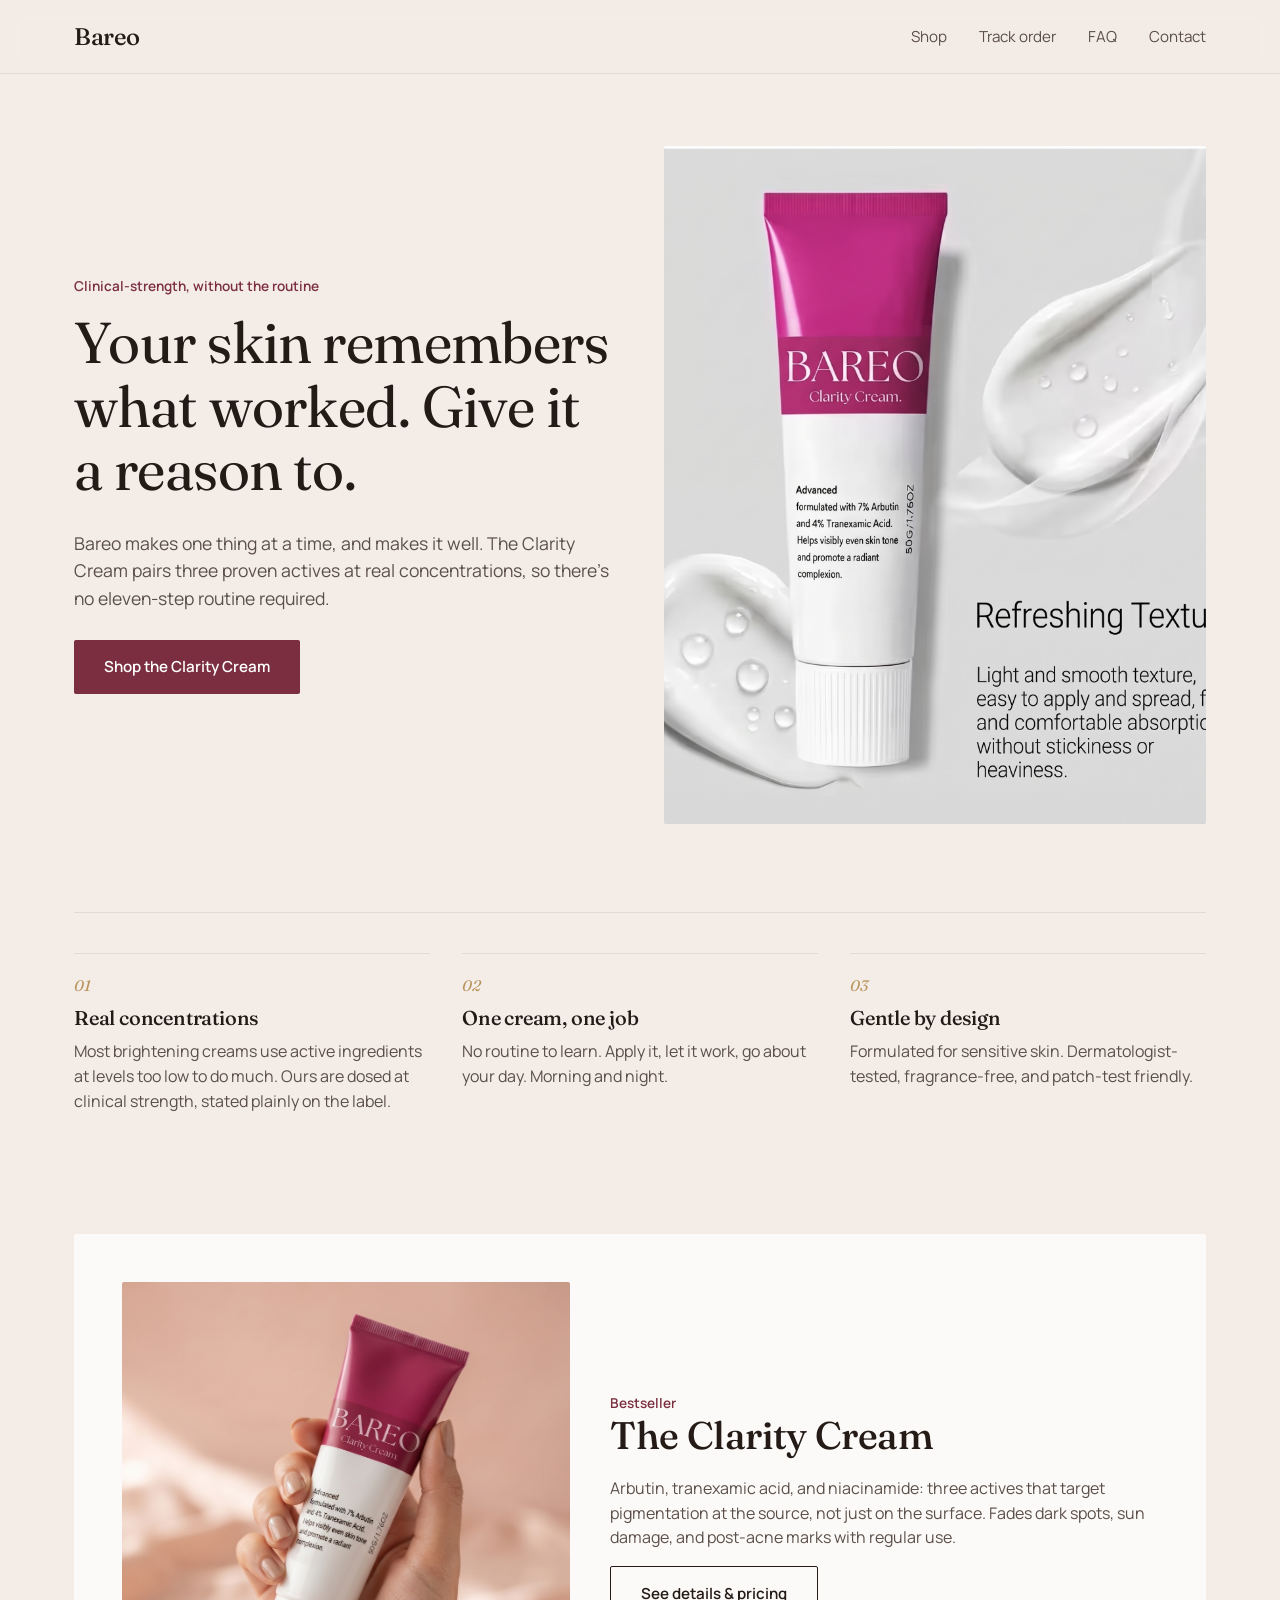
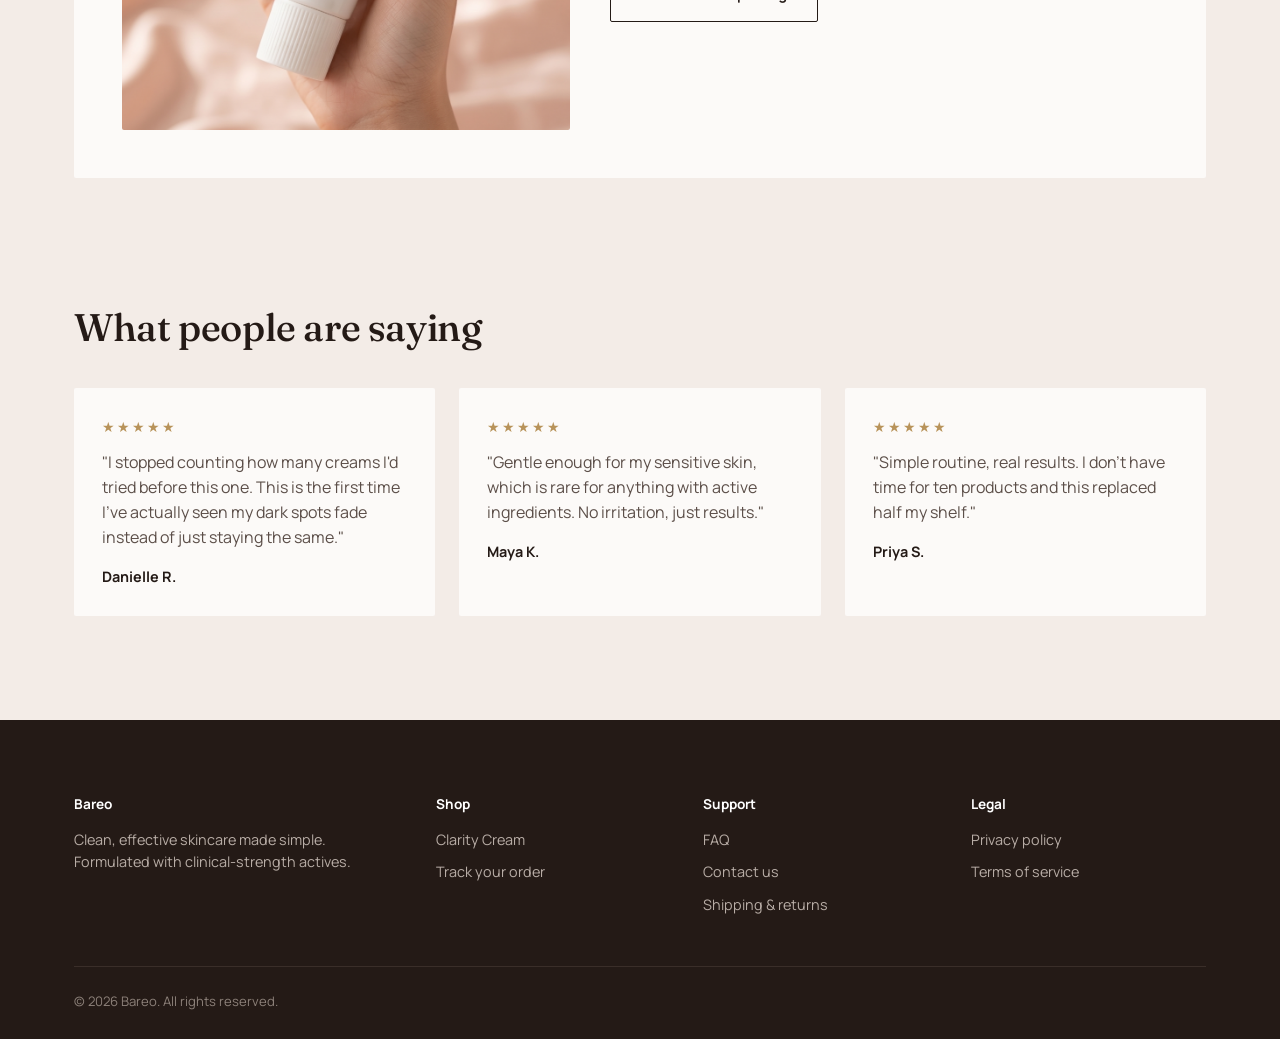
<file: index.html>
<!DOCTYPE html>
<html lang="en">
<head>
<meta charset="UTF-8">
<meta name="viewport" content="width=device-width, initial-scale=1.0">
<title>Bareo | Skincare that shows its work</title>
<meta name="description" content="Bareo makes clean, effective skincare backed by clinical-strength actives. Start with the Clarity Cream.">
<link rel="stylesheet" href="styles.css">
</head>
<body>

<header class="site-header">
  <div class="header-inner">
    <a href="index.html" class="logo">Bareo</a>
    <nav class="main-nav">
      <a href="product.html">Shop</a>
      <a href="track-order.html">Track order</a>
      <a href="faq.html">FAQ</a>
      <a href="contact.html">Contact</a>
    </nav>
    <button class="nav-toggle" aria-label="Menu">☰</button>
  </div>
</header>

<main class="container">

  <section class="hero">
    <div class="hero-copy">
      <span class="eyebrow">Clinical-strength, without the routine</span>
      <h1>Your skin remembers what worked. Give it a reason to.</h1>
      <p class="lede">Bareo makes one thing at a time, and makes it well. The Clarity Cream pairs three proven actives at real concentrations, so there's no eleven-step routine required.</p>
      <a href="product.html" class="btn btn-primary">Shop the Clarity Cream</a>
    </div>
    <div class="hero-visual">
      <img src="hero-front.jpg" alt="Bareo Clarity Cream tube">
    </div>
  </section>

  <hr class="divider">

  <section class="section-tight">
    <div class="feature-grid">
      <div class="feature">
        <span class="num">01</span>
        <h3>Real concentrations</h3>
        <p>Most brightening creams use active ingredients at levels too low to do much. Ours are dosed at clinical strength, stated plainly on the label.</p>
      </div>
      <div class="feature">
        <span class="num">02</span>
        <h3>One cream, one job</h3>
        <p>No routine to learn. Apply it, let it work, go about your day. Morning and night.</p>
      </div>
      <div class="feature">
        <span class="num">03</span>
        <h3>Gentle by design</h3>
        <p>Formulated for sensitive skin. Dermatologist-tested, fragrance-free, and patch-test friendly.</p>
      </div>
    </div>
  </section>

  <section>
    <div class="product-strip">
      <div class="thumb"><img src="hand-hold.jpg" alt="Bareo Clarity Cream held in hand"></div>
      <div>
        <span class="eyebrow" style="color:var(--wine); font-weight:600; font-size:0.85rem;">Bestseller</span>
        <h2>The Clarity Cream</h2>
        <p>Arbutin, tranexamic acid, and niacinamide: three actives that target pigmentation at the source, not just on the surface. Fades dark spots, sun damage, and post-acne marks with regular use.</p>
        <a href="product.html" class="btn btn-outline">See details &amp; pricing</a>
      </div>
    </div>
  </section>

  <section>
    <div class="section-head">
      <h2>What people are saying</h2>
    </div>
    <div class="review-grid">
      <div class="review-card">
        <div class="stars">★★★★★</div>
        <p>"I stopped counting how many creams I'd tried before this one. This is the first time I've actually seen my dark spots fade instead of just staying the same."</p>
        <div class="name">Danielle R.</div>
      </div>
      <div class="review-card">
        <div class="stars">★★★★★</div>
        <p>"Gentle enough for my sensitive skin, which is rare for anything with active ingredients. No irritation, just results."</p>
        <div class="name">Maya K.</div>
      </div>
      <div class="review-card">
        <div class="stars">★★★★★</div>
        <p>"Simple routine, real results. I don't have time for ten products and this replaced half my shelf."</p>
        <div class="name">Priya S.</div>
      </div>
    </div>
  </section>

</main>

<footer class="site-footer">
  <div class="container">
    <div class="footer-grid">
      <div>
        <h4>Bareo</h4>
        <p style="max-width:32ch;">Clean, effective skincare made simple. Formulated with clinical-strength actives.</p>
      </div>
      <div>
        <h4>Shop</h4>
        <a href="product.html">Clarity Cream</a>
        <a href="track-order.html">Track your order</a>
      </div>
      <div>
        <h4>Support</h4>
        <a href="faq.html">FAQ</a>
        <a href="contact.html">Contact us</a>
        <a href="shipping.html">Shipping &amp; returns</a>
      </div>
      <div>
        <h4>Legal</h4>
        <a href="privacy.html">Privacy policy</a>
        <a href="terms.html">Terms of service</a>
      </div>
    </div>
    <div class="footer-bottom">
      © 2026 Bareo. All rights reserved.
    </div>
  </div>
</footer>

<script src="script.js"></script>
</body>
</html>
</file>
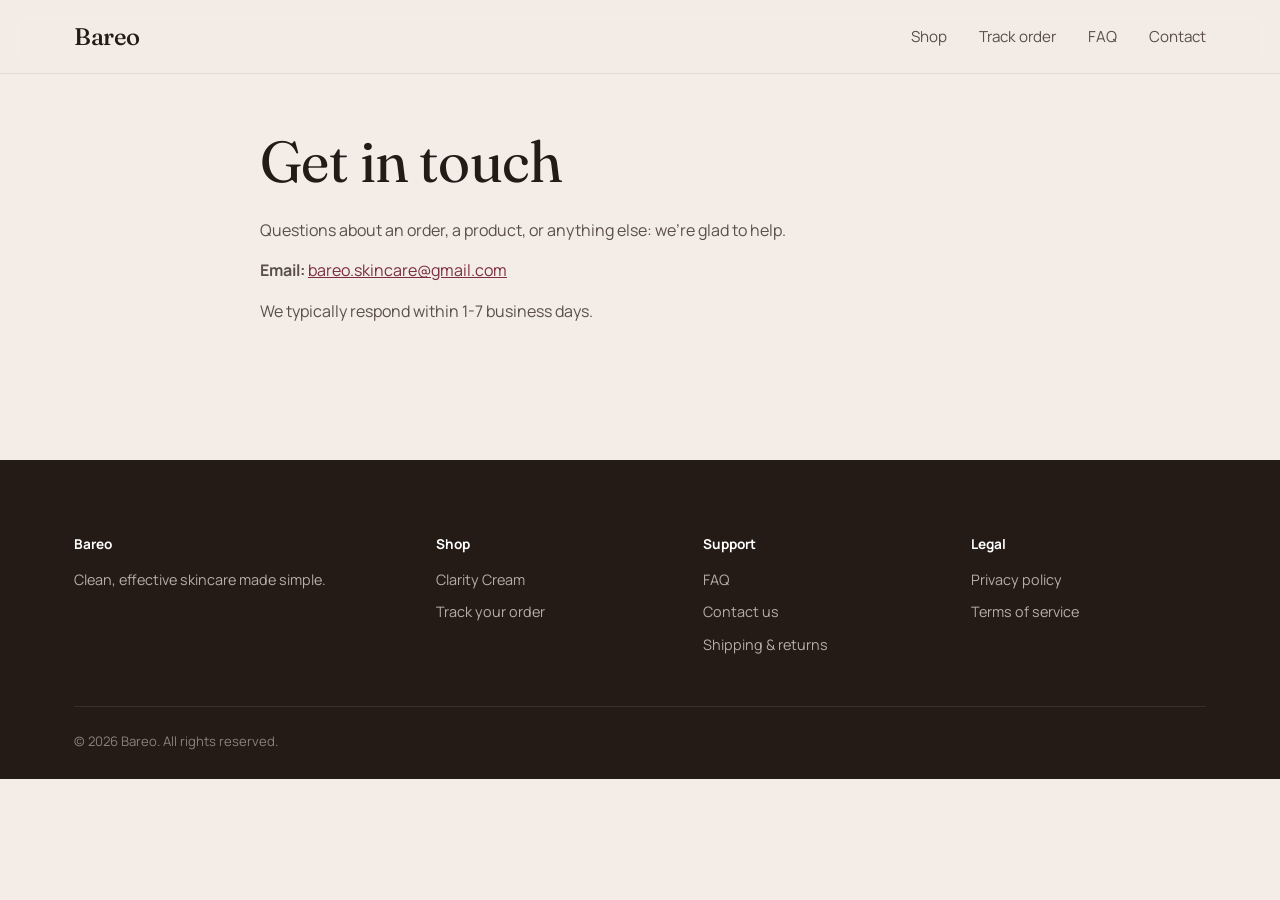
<file: contact.html>
<!DOCTYPE html>
<html lang="en">
<head>
<meta charset="UTF-8">
<meta name="viewport" content="width=device-width, initial-scale=1.0">
<title>Contact | Bareo</title>
<link rel="stylesheet" href="styles.css">
</head>
<body>
<header class="site-header">
  <div class="header-inner">
    <a href="index.html" class="logo">Bareo</a>
    <nav class="main-nav">
      <a href="product.html">Shop</a>
      <a href="track-order.html">Track order</a>
      <a href="faq.html">FAQ</a>
      <a href="contact.html">Contact</a>
    </nav>
    <button class="nav-toggle" aria-label="Menu">☰</button>
  </div>
</header>

<main class="container static-page">
  <h1>Get in touch</h1>
  <p>Questions about an order, a product, or anything else: we're glad to help.</p>
  <p><strong>Email:</strong> <a href="mailto:bareo.skincare@gmail.com" style="color:var(--wine); text-decoration:underline;">bareo.skincare@gmail.com</a></p>
  <p>We typically respond within 1-7 business days.</p>
</main>

<footer class="site-footer">
  <div class="container">
    <div class="footer-grid">
      <div><h4>Bareo</h4><p style="max-width:32ch;">Clean, effective skincare made simple.</p></div>
      <div><h4>Shop</h4><a href="product.html">Clarity Cream</a><a href="track-order.html">Track your order</a></div>
      <div><h4>Support</h4><a href="faq.html">FAQ</a><a href="contact.html">Contact us</a><a href="shipping.html">Shipping &amp; returns</a></div>
      <div><h4>Legal</h4><a href="privacy.html">Privacy policy</a><a href="terms.html">Terms of service</a></div>
    </div>
    <div class="footer-bottom">© 2026 Bareo. All rights reserved.</div>
  </div>
</footer>
<script src="script.js"></script>
</body>
</html>
</file>
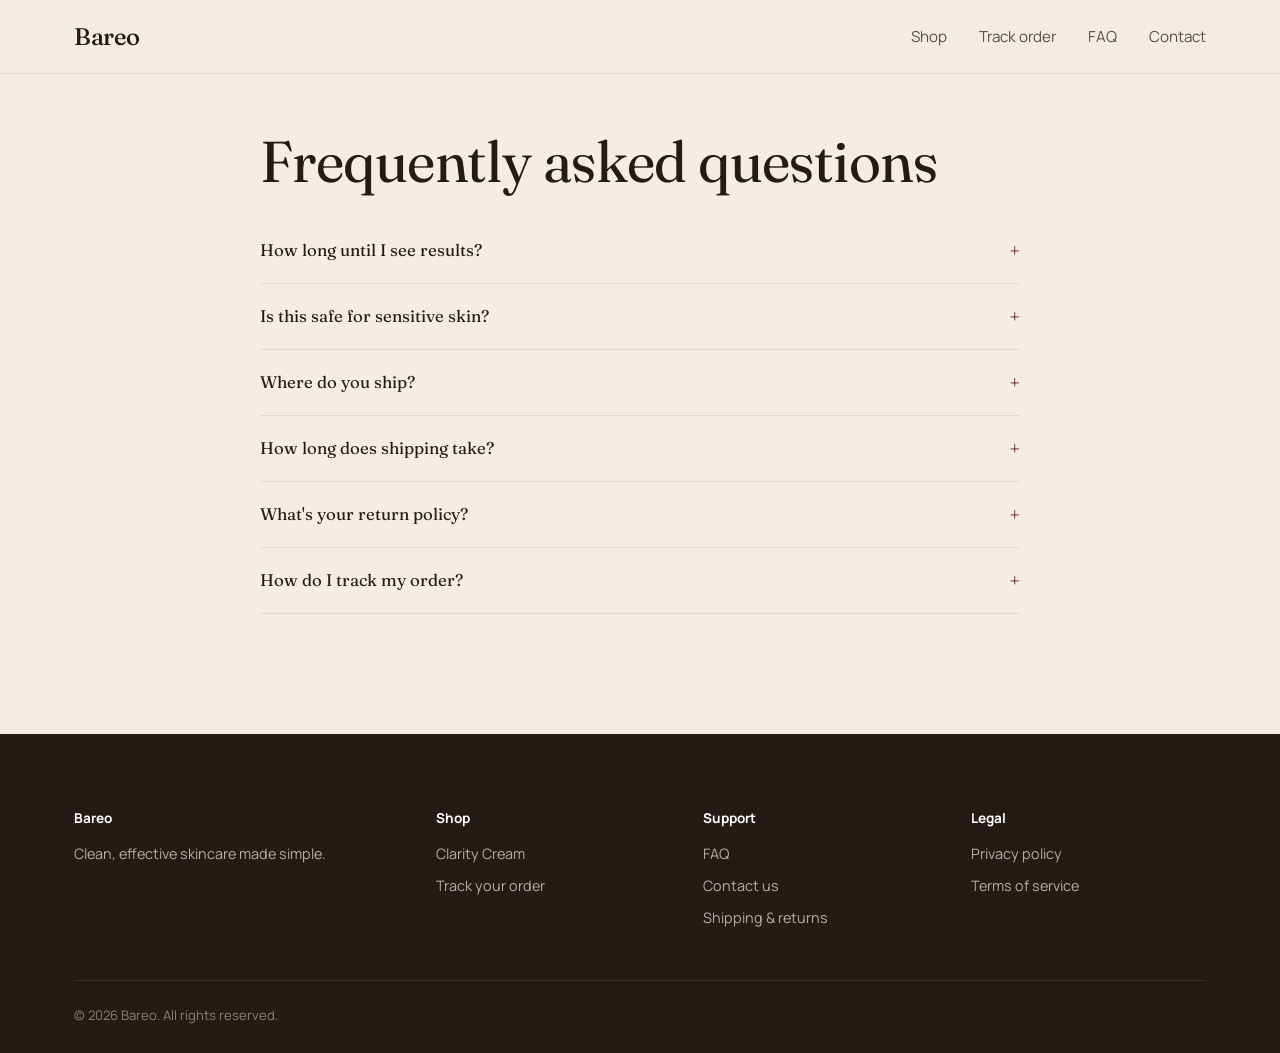
<file: faq.html>
<!DOCTYPE html>
<html lang="en">
<head>
<meta charset="UTF-8">
<meta name="viewport" content="width=device-width, initial-scale=1.0">
<title>FAQ | Bareo</title>
<link rel="stylesheet" href="styles.css">
</head>
<body>
<header class="site-header">
  <div class="header-inner">
    <a href="index.html" class="logo">Bareo</a>
    <nav class="main-nav">
      <a href="product.html">Shop</a>
      <a href="track-order.html">Track order</a>
      <a href="faq.html">FAQ</a>
      <a href="contact.html">Contact</a>
    </nav>
    <button class="nav-toggle" aria-label="Menu">☰</button>
  </div>
</header>

<main class="container static-page">
  <h1>Frequently asked questions</h1>

  <div class="faq-item">
    <button class="faq-q">How long until I see results? <span class="faq-plus">+</span></button>
    <div class="faq-a"><p>Most people notice a visible difference within 4–6 weeks of consistent, twice-daily use.</p></div>
  </div>
  <div class="faq-item">
    <button class="faq-q">Is this safe for sensitive skin? <span class="faq-plus">+</span></button>
    <div class="faq-a"><p>Yes. The formula is fragrance-free. We recommend a patch test 24 hours before your first full application.</p></div>
  </div>
  <div class="faq-item">
    <button class="faq-q">Where do you ship? <span class="faq-plus">+</span></button>
    <div class="faq-a"><p>We currently ship across the United States, with international shipping available at checkout for select countries.</p></div>
  </div>
  <div class="faq-item">
    <button class="faq-q">How long does shipping take? <span class="faq-plus">+</span></button>
    <div class="faq-a"><p>Orders are dispatched within 1–2 business days and typically arrive within 7–12 business days.</p></div>
  </div>
  <div class="faq-item">
    <button class="faq-q">What's your return policy? <span class="faq-plus">+</span></button>
    <div class="faq-a"><p>If you're not satisfied within 30 days of delivery, contact us and we'll make it right.</p></div>
  </div>
  <div class="faq-item">
    <button class="faq-q">How do I track my order? <span class="faq-plus">+</span></button>
    <div class="faq-a"><p>Visit our <a href="track-order.html" style="color:var(--wine); text-decoration:underline;">order tracking page</a> and enter your order number and email.</p></div>
  </div>
</main>

<footer class="site-footer">
  <div class="container">
    <div class="footer-grid">
      <div><h4>Bareo</h4><p style="max-width:32ch;">Clean, effective skincare made simple.</p></div>
      <div><h4>Shop</h4><a href="product.html">Clarity Cream</a><a href="track-order.html">Track your order</a></div>
      <div><h4>Support</h4><a href="faq.html">FAQ</a><a href="contact.html">Contact us</a><a href="shipping.html">Shipping &amp; returns</a></div>
      <div><h4>Legal</h4><a href="privacy.html">Privacy policy</a><a href="terms.html">Terms of service</a></div>
    </div>
    <div class="footer-bottom">© 2026 Bareo. All rights reserved.</div>
  </div>
</footer>
<script src="script.js"></script>
</body>
</html>
</file>
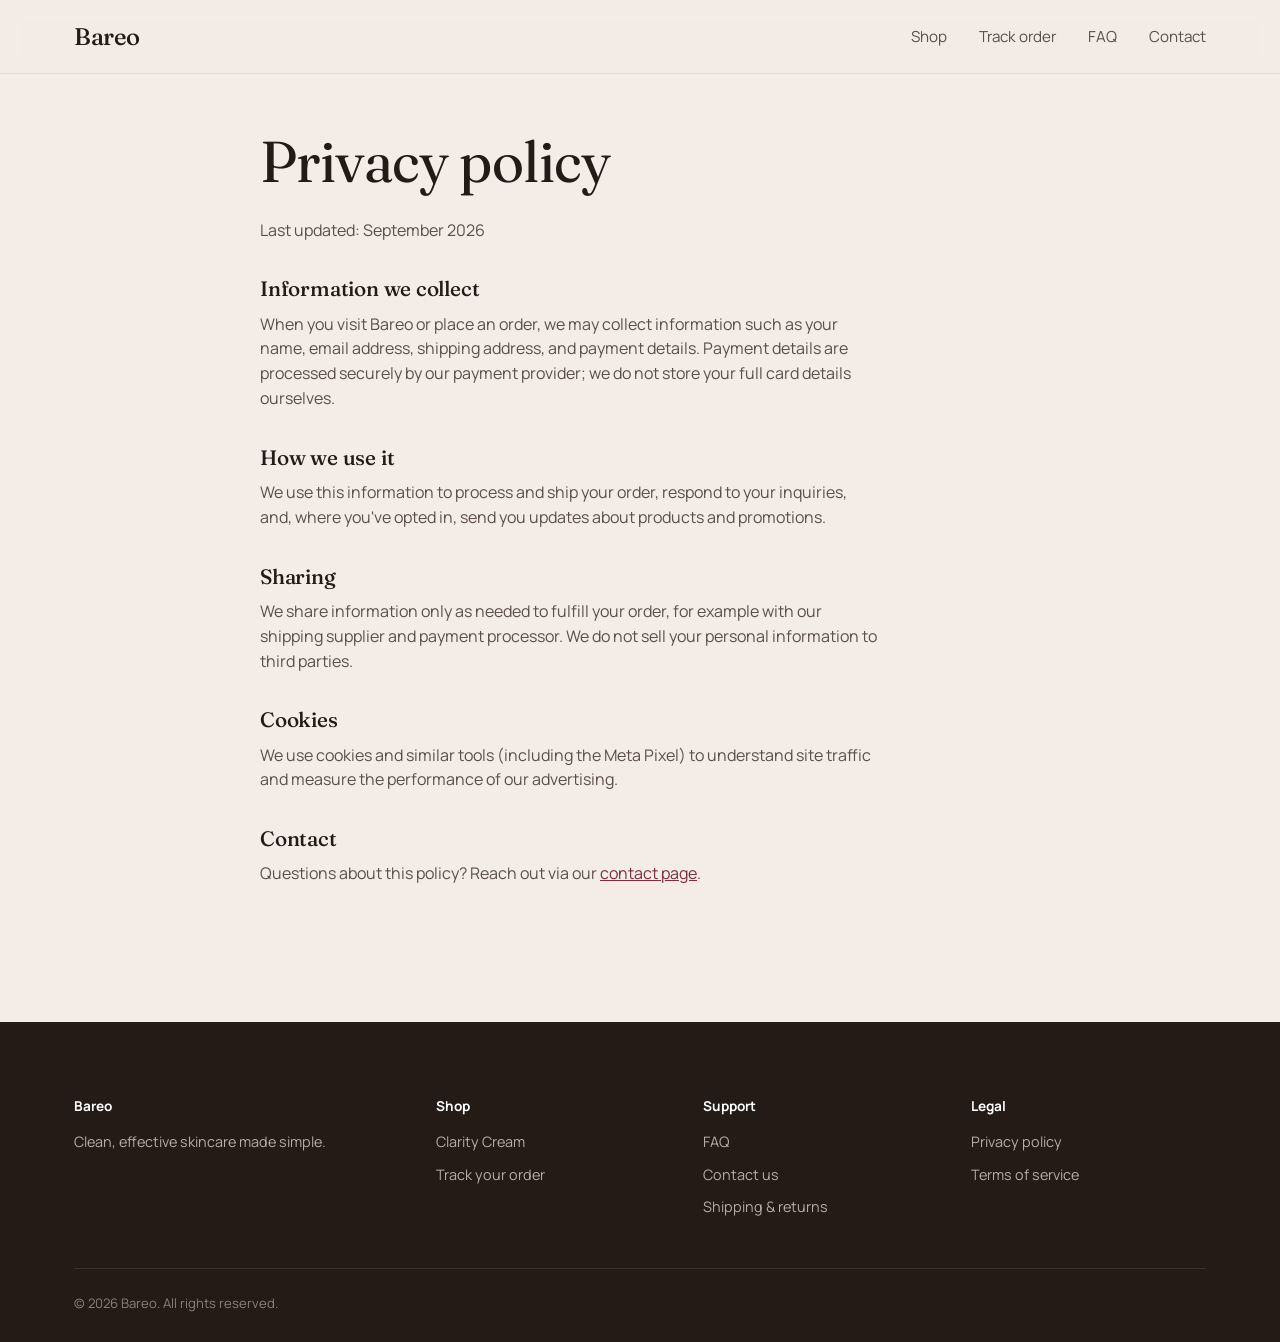
<file: privacy.html>
<!DOCTYPE html>
<html lang="en">
<head>
<meta charset="UTF-8">
<meta name="viewport" content="width=device-width, initial-scale=1.0">
<title>Privacy Policy | Bareo</title>
<link rel="stylesheet" href="styles.css">
</head>
<body>
<header class="site-header">
  <div class="header-inner">
    <a href="index.html" class="logo">Bareo</a>
    <nav class="main-nav">
      <a href="product.html">Shop</a>
      <a href="track-order.html">Track order</a>
      <a href="faq.html">FAQ</a>
      <a href="contact.html">Contact</a>
    </nav>
    <button class="nav-toggle" aria-label="Menu">☰</button>
  </div>
</header>

<main class="container static-page">
  <h1>Privacy policy</h1>
  <p>Last updated: September 2026</p>

  <h2>Information we collect</h2>
  <p>When you visit Bareo or place an order, we may collect information such as your name, email address, shipping address, and payment details. Payment details are processed securely by our payment provider; we do not store your full card details ourselves.</p>

  <h2>How we use it</h2>
  <p>We use this information to process and ship your order, respond to your inquiries, and, where you've opted in, send you updates about products and promotions.</p>

  <h2>Sharing</h2>
  <p>We share information only as needed to fulfill your order, for example with our shipping supplier and payment processor. We do not sell your personal information to third parties.</p>

  <h2>Cookies</h2>
  <p>We use cookies and similar tools (including the Meta Pixel) to understand site traffic and measure the performance of our advertising.</p>

  <h2>Contact</h2>
  <p>Questions about this policy? Reach out via our <a href="contact.html" style="color:var(--wine); text-decoration:underline;">contact page</a>.</p>
</main>

<footer class="site-footer">
  <div class="container">
    <div class="footer-grid">
      <div><h4>Bareo</h4><p style="max-width:32ch;">Clean, effective skincare made simple.</p></div>
      <div><h4>Shop</h4><a href="product.html">Clarity Cream</a><a href="track-order.html">Track your order</a></div>
      <div><h4>Support</h4><a href="faq.html">FAQ</a><a href="contact.html">Contact us</a><a href="shipping.html">Shipping &amp; returns</a></div>
      <div><h4>Legal</h4><a href="privacy.html">Privacy policy</a><a href="terms.html">Terms of service</a></div>
    </div>
    <div class="footer-bottom">© 2026 Bareo. All rights reserved.</div>
  </div>
</footer>
<script src="script.js"></script>
</body>
</html>
</file>
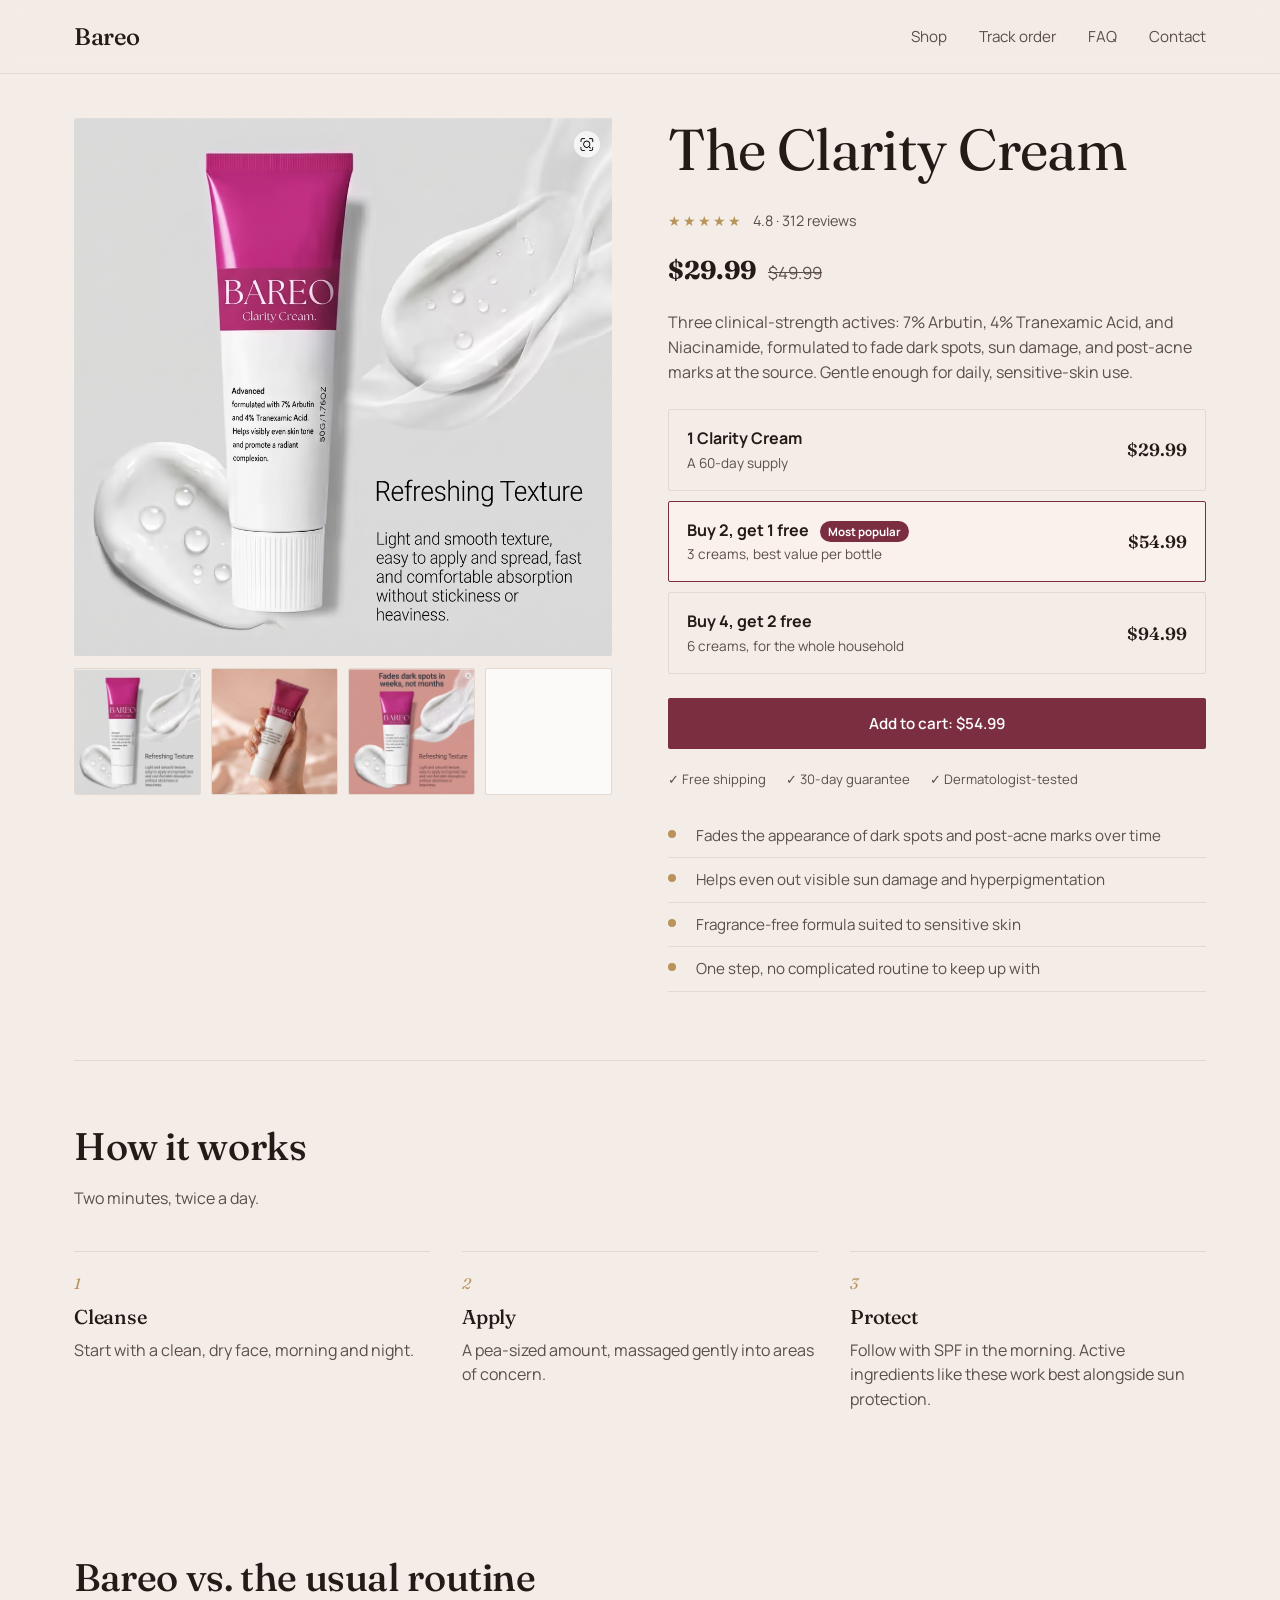
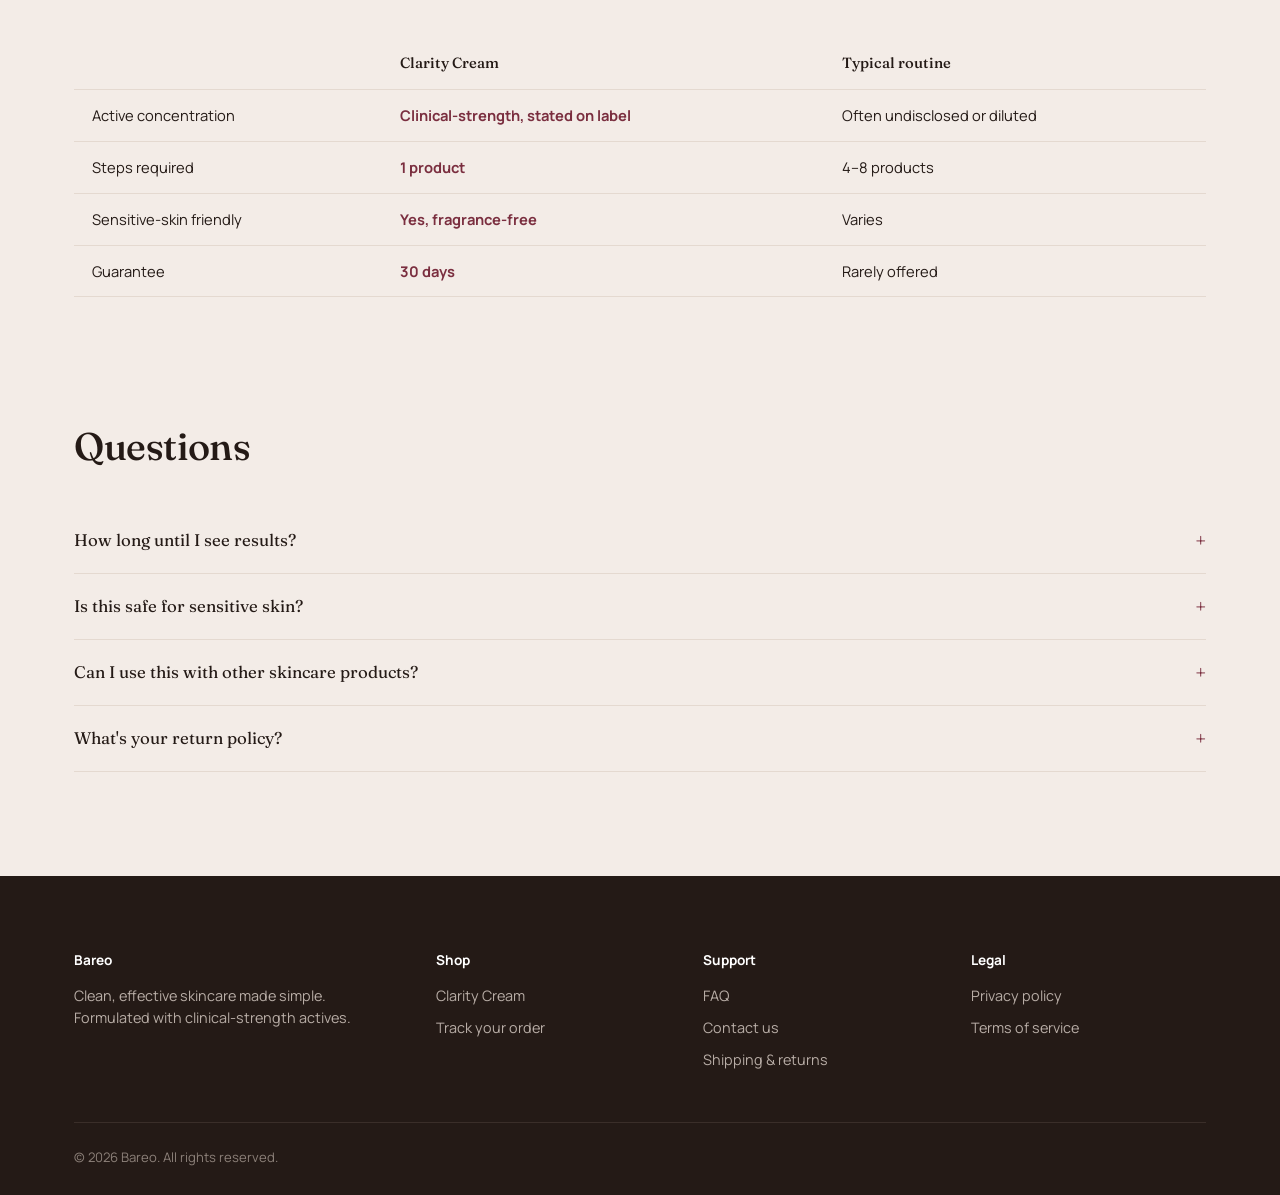
<file: product.html>
<!DOCTYPE html>
<html lang="en">
<head>
<meta charset="UTF-8">
<meta name="viewport" content="width=device-width, initial-scale=1.0">
<title>Clarity Cream | Bareo</title>
<meta name="description" content="A clinical-strength brightening cream with Arbutin, Tranexamic Acid, and Niacinamide. Fades dark spots without the eleven-step routine.">
<link rel="stylesheet" href="styles.css">
</head>
<body>

<header class="site-header">
  <div class="header-inner">
    <a href="index.html" class="logo">Bareo</a>
    <nav class="main-nav">
      <a href="product.html">Shop</a>
      <a href="track-order.html">Track order</a>
      <a href="faq.html">FAQ</a>
      <a href="contact.html">Contact</a>
    </nav>
    <button class="nav-toggle" aria-label="Menu">☰</button>
  </div>
</header>

<main class="container">

  <div class="product-layout">
    <div>
      <div class="gallery-main"><img src="hero-front.jpg" alt="Bareo Clarity Cream"></div>
      <div class="gallery-thumbs">
        <div><img src="hero-front.jpg" alt="Bareo Clarity Cream front"></div>
        <div><img src="hand-hold.jpg" alt="Bareo Clarity Cream held in hand"></div>
        <div><img src="ad-headline.jpg" alt="Bareo Clarity Cream benefit"></div>
        <div></div>
      </div>
    </div>

    <div>
      <h1>The Clarity Cream</h1>
      <div class="rating-row">
        <span class="stars">★★★★★</span>
        <span>4.8 · 312 reviews</span>
      </div>

      <div class="price-row">
        <span class="price-now">$29.99</span>
        <span class="price-was">$49.99</span>
      </div>

      <p>Three clinical-strength actives: 7% Arbutin, 4% Tranexamic Acid, and Niacinamide, formulated to fade dark spots, sun damage, and post-acne marks at the source. Gentle enough for daily, sensitive-skin use.</p>

      <div class="bundle-options">
        <div class="bundle-option" data-price="29.99">
          <div>
            <div class="label">1 Clarity Cream</div>
            <div class="sub">A 60-day supply</div>
          </div>
          <div class="bprice">$29.99</div>
        </div>
        <div class="bundle-option selected" data-price="54.99">
          <div>
            <div class="label">Buy 2, get 1 free <span class="tag">Most popular</span></div>
            <div class="sub">3 creams, best value per bottle</div>
          </div>
          <div class="bprice">$54.99</div>
        </div>
        <div class="bundle-option" data-price="94.99">
          <div>
            <div class="label">Buy 4, get 2 free</div>
            <div class="sub">6 creams, for the whole household</div>
          </div>
          <div class="bprice">$94.99</div>
        </div>
      </div>

      <button id="checkout-btn" class="btn btn-primary btn-block">Add to cart: $54.99</button>

      <div class="trust-row">
        <span>✓ Free shipping</span>
        <span>✓ 30-day guarantee</span>
        <span>✓ Dermatologist-tested</span>
      </div>

      <ul class="benefits-list">
        <li>Fades the appearance of dark spots and post-acne marks over time</li>
        <li>Helps even out visible sun damage and hyperpigmentation</li>
        <li>Fragrance-free formula suited to sensitive skin</li>
        <li>One step, no complicated routine to keep up with</li>
      </ul>
    </div>
  </div>

  <hr class="divider">

  <section>
    <div class="section-head">
      <h2>How it works</h2>
      <p>Two minutes, twice a day.</p>
    </div>
    <div class="feature-grid">
      <div class="feature">
        <span class="num">1</span>
        <h3>Cleanse</h3>
        <p>Start with a clean, dry face, morning and night.</p>
      </div>
      <div class="feature">
        <span class="num">2</span>
        <h3>Apply</h3>
        <p>A pea-sized amount, massaged gently into areas of concern.</p>
      </div>
      <div class="feature">
        <span class="num">3</span>
        <h3>Protect</h3>
        <p>Follow with SPF in the morning. Active ingredients like these work best alongside sun protection.</p>
      </div>
    </div>
  </section>

  <section>
    <div class="section-head">
      <h2>Bareo vs. the usual routine</h2>
    </div>
    <table class="compare-table">
      <tr>
        <th></th>
        <th>Clarity Cream</th>
        <th>Typical routine</th>
      </tr>
      <tr>
        <td>Active concentration</td>
        <td class="yes">Clinical-strength, stated on label</td>
        <td>Often undisclosed or diluted</td>
      </tr>
      <tr>
        <td>Steps required</td>
        <td class="yes">1 product</td>
        <td>4–8 products</td>
      </tr>
      <tr>
        <td>Sensitive-skin friendly</td>
        <td class="yes">Yes, fragrance-free</td>
        <td>Varies</td>
      </tr>
      <tr>
        <td>Guarantee</td>
        <td class="yes">30 days</td>
        <td>Rarely offered</td>
      </tr>
    </table>
  </section>

  <section>
    <div class="section-head">
      <h2>Questions</h2>
    </div>
    <div class="faq-item">
      <button class="faq-q">How long until I see results? <span class="faq-plus">+</span></button>
      <div class="faq-a"><p>Most people notice a visible difference within 4-6 weeks of consistent, twice-daily use. Skin renewal takes time, and the goal is steady, lasting improvement, not an overnight change.</p></div>
    </div>
    <div class="faq-item">
      <button class="faq-q">Is this safe for sensitive skin? <span class="faq-plus">+</span></button>
      <div class="faq-a"><p>Yes. The formula is fragrance-free and was designed with sensitive skin in mind. As with any new active ingredient, we recommend a patch test on your inner arm 24 hours before your first full application.</p></div>
    </div>
    <div class="faq-item">
      <button class="faq-q">Can I use this with other skincare products? <span class="faq-plus">+</span></button>
      <div class="faq-a"><p>Yes, though we'd suggest simplifying your routine while your skin adjusts. Always follow with SPF during the day.</p></div>
    </div>
    <div class="faq-item">
      <button class="faq-q">What's your return policy? <span class="faq-plus">+</span></button>
      <div class="faq-a"><p>If you're not satisfied within 30 days of delivery, reach out through our contact page and we'll make it right.</p></div>
    </div>
  </section>

</main>

<footer class="site-footer">
  <div class="container">
    <div class="footer-grid">
      <div>
        <h4>Bareo</h4>
        <p style="max-width:32ch;">Clean, effective skincare made simple. Formulated with clinical-strength actives.</p>
      </div>
      <div>
        <h4>Shop</h4>
        <a href="product.html">Clarity Cream</a>
        <a href="track-order.html">Track your order</a>
      </div>
      <div>
        <h4>Support</h4>
        <a href="faq.html">FAQ</a>
        <a href="contact.html">Contact us</a>
        <a href="shipping.html">Shipping &amp; returns</a>
      </div>
      <div>
        <h4>Legal</h4>
        <a href="privacy.html">Privacy policy</a>
        <a href="terms.html">Terms of service</a>
      </div>
    </div>
    <div class="footer-bottom">
      © 2026 Bareo. All rights reserved.
    </div>
  </div>
</footer>

<script src="script.js"></script>
</body>
</html>
</file>
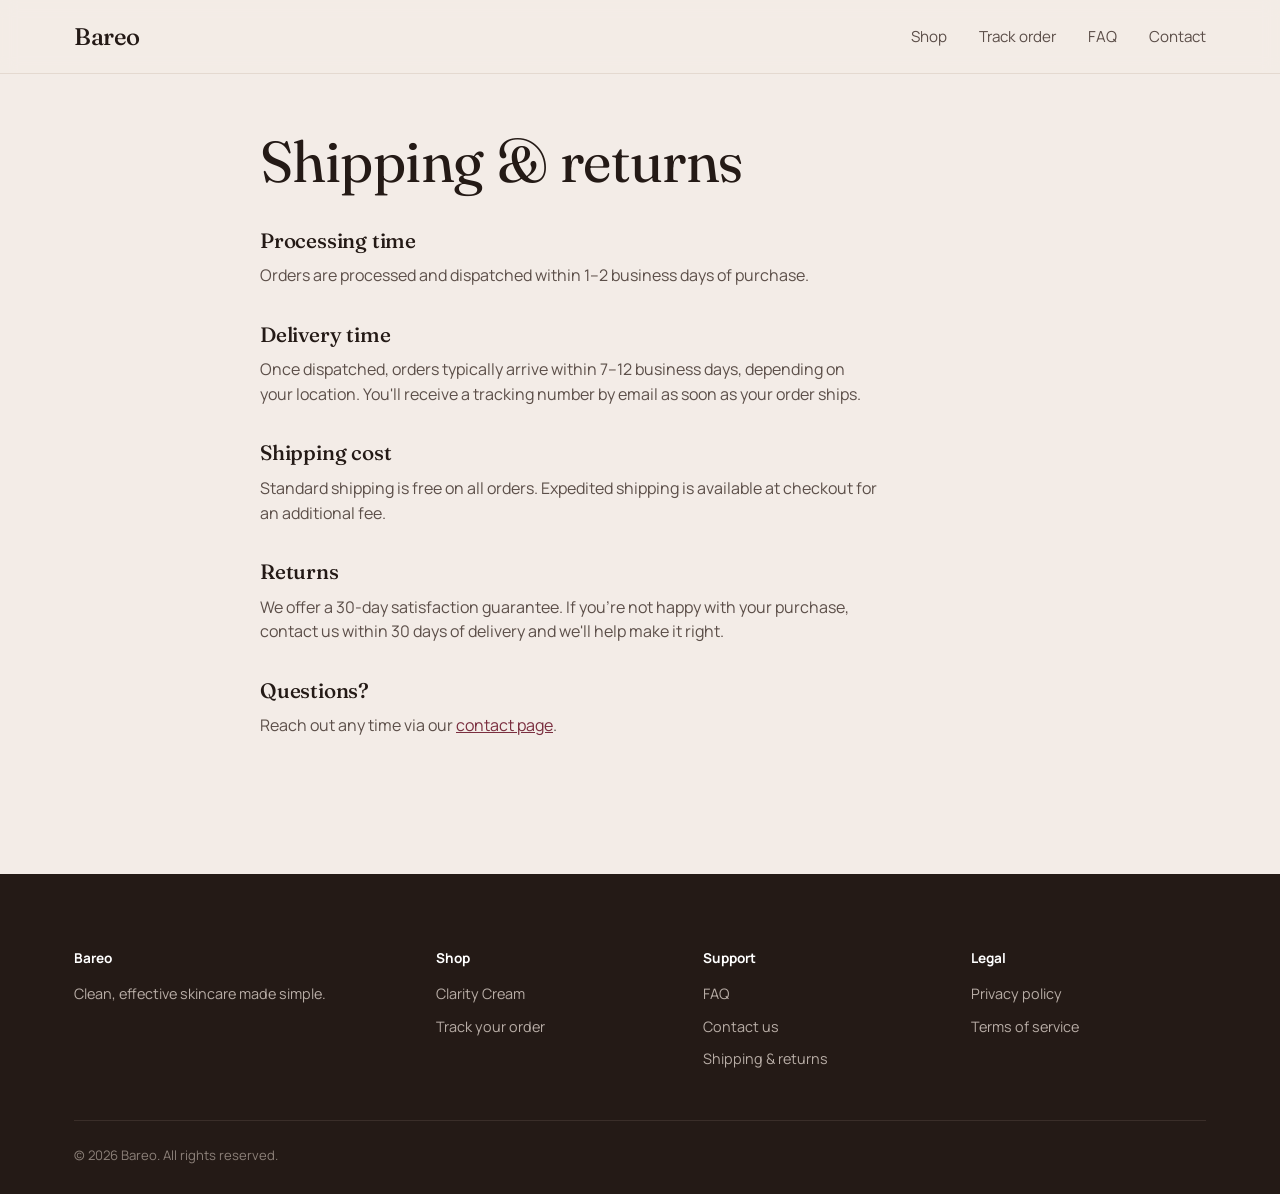
<file: shipping.html>
<!DOCTYPE html>
<html lang="en">
<head>
<meta charset="UTF-8">
<meta name="viewport" content="width=device-width, initial-scale=1.0">
<title>Shipping &amp; Returns | Bareo</title>
<link rel="stylesheet" href="styles.css">
</head>
<body>
<header class="site-header">
  <div class="header-inner">
    <a href="index.html" class="logo">Bareo</a>
    <nav class="main-nav">
      <a href="product.html">Shop</a>
      <a href="track-order.html">Track order</a>
      <a href="faq.html">FAQ</a>
      <a href="contact.html">Contact</a>
    </nav>
    <button class="nav-toggle" aria-label="Menu">☰</button>
  </div>
</header>

<main class="container static-page">
  <h1>Shipping &amp; returns</h1>

  <h2>Processing time</h2>
  <p>Orders are processed and dispatched within 1–2 business days of purchase.</p>

  <h2>Delivery time</h2>
  <p>Once dispatched, orders typically arrive within 7–12 business days, depending on your location. You'll receive a tracking number by email as soon as your order ships.</p>

  <h2>Shipping cost</h2>
  <p>Standard shipping is free on all orders. Expedited shipping is available at checkout for an additional fee.</p>

  <h2>Returns</h2>
  <p>We offer a 30-day satisfaction guarantee. If you're not happy with your purchase, contact us within 30 days of delivery and we'll help make it right.</p>

  <h2>Questions?</h2>
  <p>Reach out any time via our <a href="contact.html" style="color:var(--wine); text-decoration:underline;">contact page</a>.</p>
</main>

<footer class="site-footer">
  <div class="container">
    <div class="footer-grid">
      <div><h4>Bareo</h4><p style="max-width:32ch;">Clean, effective skincare made simple.</p></div>
      <div><h4>Shop</h4><a href="product.html">Clarity Cream</a><a href="track-order.html">Track your order</a></div>
      <div><h4>Support</h4><a href="faq.html">FAQ</a><a href="contact.html">Contact us</a><a href="shipping.html">Shipping &amp; returns</a></div>
      <div><h4>Legal</h4><a href="privacy.html">Privacy policy</a><a href="terms.html">Terms of service</a></div>
    </div>
    <div class="footer-bottom">© 2026 Bareo. All rights reserved.</div>
  </div>
</footer>
<script src="script.js"></script>
</body>
</html>
</file>
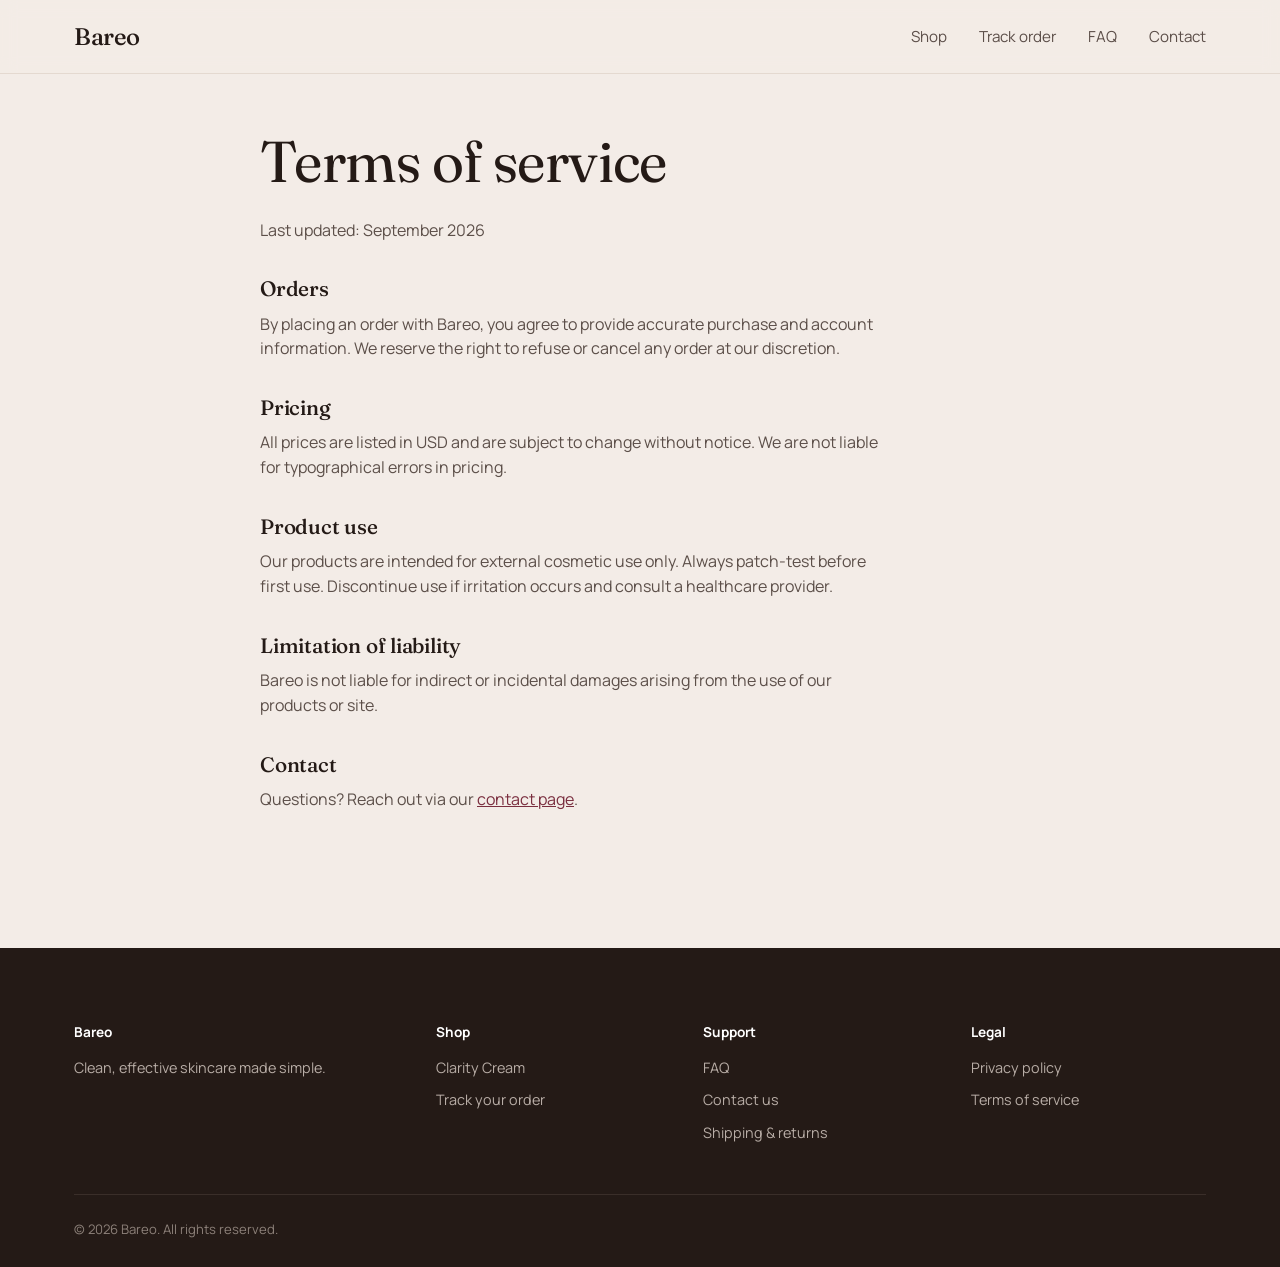
<file: terms.html>
<!DOCTYPE html>
<html lang="en">
<head>
<meta charset="UTF-8">
<meta name="viewport" content="width=device-width, initial-scale=1.0">
<title>Terms of Service | Bareo</title>
<link rel="stylesheet" href="styles.css">
</head>
<body>
<header class="site-header">
  <div class="header-inner">
    <a href="index.html" class="logo">Bareo</a>
    <nav class="main-nav">
      <a href="product.html">Shop</a>
      <a href="track-order.html">Track order</a>
      <a href="faq.html">FAQ</a>
      <a href="contact.html">Contact</a>
    </nav>
    <button class="nav-toggle" aria-label="Menu">☰</button>
  </div>
</header>

<main class="container static-page">
  <h1>Terms of service</h1>
  <p>Last updated: September 2026</p>

  <h2>Orders</h2>
  <p>By placing an order with Bareo, you agree to provide accurate purchase and account information. We reserve the right to refuse or cancel any order at our discretion.</p>

  <h2>Pricing</h2>
  <p>All prices are listed in USD and are subject to change without notice. We are not liable for typographical errors in pricing.</p>

  <h2>Product use</h2>
  <p>Our products are intended for external cosmetic use only. Always patch-test before first use. Discontinue use if irritation occurs and consult a healthcare provider.</p>

  <h2>Limitation of liability</h2>
  <p>Bareo is not liable for indirect or incidental damages arising from the use of our products or site.</p>

  <h2>Contact</h2>
  <p>Questions? Reach out via our <a href="contact.html" style="color:var(--wine); text-decoration:underline;">contact page</a>.</p>
</main>

<footer class="site-footer">
  <div class="container">
    <div class="footer-grid">
      <div><h4>Bareo</h4><p style="max-width:32ch;">Clean, effective skincare made simple.</p></div>
      <div><h4>Shop</h4><a href="product.html">Clarity Cream</a><a href="track-order.html">Track your order</a></div>
      <div><h4>Support</h4><a href="faq.html">FAQ</a><a href="contact.html">Contact us</a><a href="shipping.html">Shipping &amp; returns</a></div>
      <div><h4>Legal</h4><a href="privacy.html">Privacy policy</a><a href="terms.html">Terms of service</a></div>
    </div>
    <div class="footer-bottom">© 2026 Bareo. All rights reserved.</div>
  </div>
</footer>
<script src="script.js"></script>
</body>
</html>
</file>
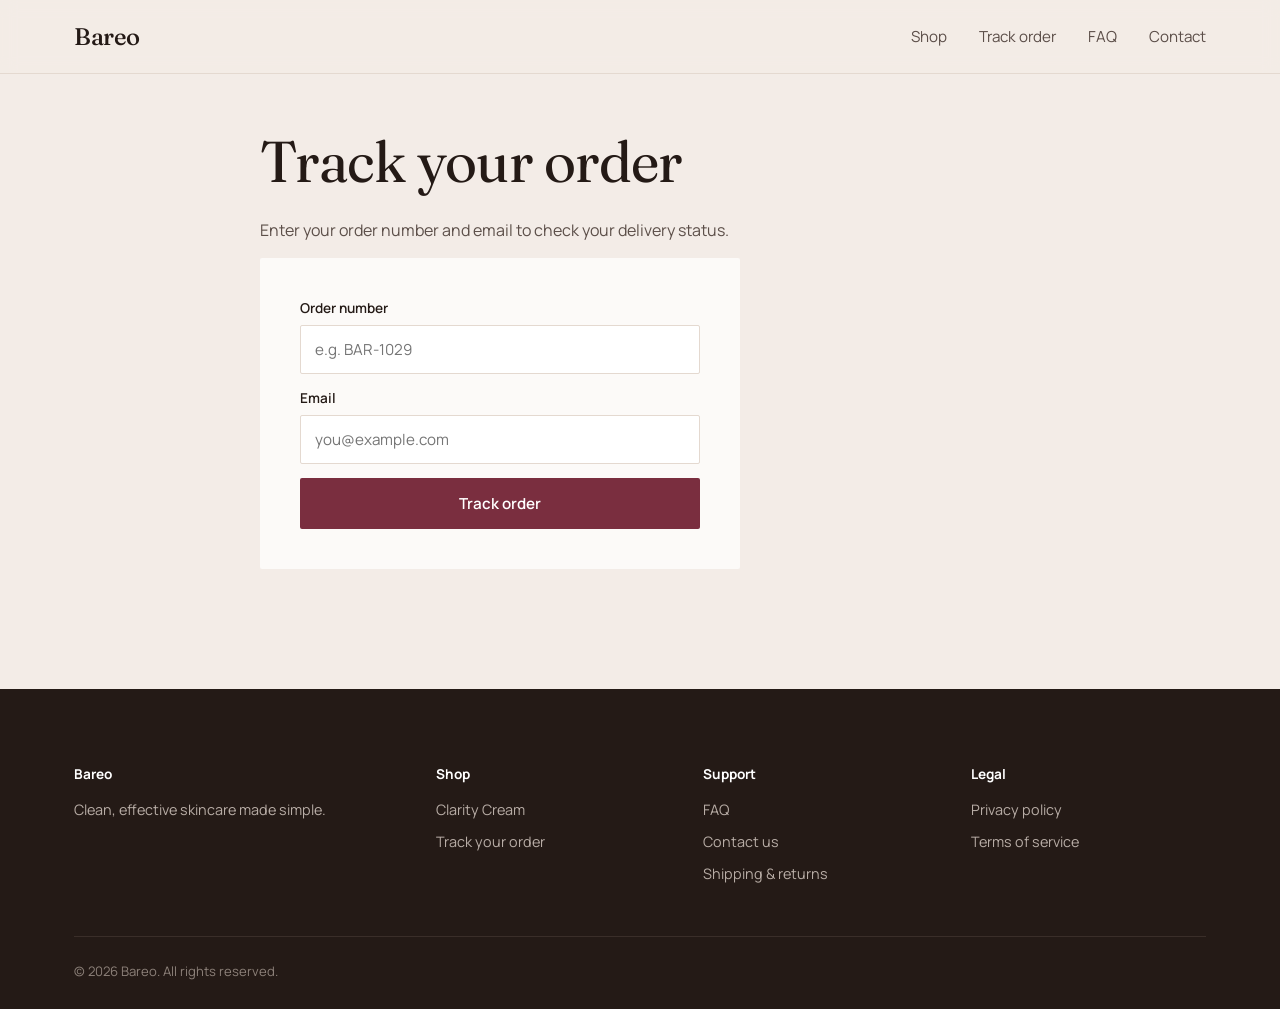
<file: track-order.html>
<!DOCTYPE html>
<html lang="en">
<head>
<meta charset="UTF-8">
<meta name="viewport" content="width=device-width, initial-scale=1.0">
<title>Track Your Order | Bareo</title>
<link rel="stylesheet" href="styles.css">
</head>
<body>
<header class="site-header">
  <div class="header-inner">
    <a href="index.html" class="logo">Bareo</a>
    <nav class="main-nav">
      <a href="product.html">Shop</a>
      <a href="track-order.html">Track order</a>
      <a href="faq.html">FAQ</a>
      <a href="contact.html">Contact</a>
    </nav>
    <button class="nav-toggle" aria-label="Menu">☰</button>
  </div>
</header>

<main class="container static-page">
  <h1>Track your order</h1>
  <p>Enter your order number and email to check your delivery status.</p>

  <div class="track-box">
    <label for="order-num">Order number</label>
    <input id="order-num" type="text" placeholder="e.g. BAR-1029">
    <label for="order-email">Email</label>
    <input id="order-email" type="email" placeholder="you@example.com">
    <button class="btn btn-primary btn-block" onclick="alert('This will connect to a real order-tracking tool once your fulfillment tracker is set up.')">Track order</button>
  </div>
</main>

<footer class="site-footer">
  <div class="container">
    <div class="footer-grid">
      <div><h4>Bareo</h4><p style="max-width:32ch;">Clean, effective skincare made simple.</p></div>
      <div><h4>Shop</h4><a href="product.html">Clarity Cream</a><a href="track-order.html">Track your order</a></div>
      <div><h4>Support</h4><a href="faq.html">FAQ</a><a href="contact.html">Contact us</a><a href="shipping.html">Shipping &amp; returns</a></div>
      <div><h4>Legal</h4><a href="privacy.html">Privacy policy</a><a href="terms.html">Terms of service</a></div>
    </div>
    <div class="footer-bottom">© 2026 Bareo. All rights reserved.</div>
  </div>
</footer>
<script src="script.js"></script>
</body>
</html>
</file>
<file: styles.css>
/* ===== Bareo: shared styles ===== */

@import url('https://fonts.googleapis.com/css2?family=Fraunces:ital,opsz,wght@0,9..144,300;0,9..144,400;0,9..144,500;0,9..144,600;1,9..144,400&family=Manrope:wght@400;500;600;700&display=swap');

:root {
  --bg: #F3ECE7;
  --surface: #FCFAF8;
  --ink: #241A16;
  --ink-soft: #5C4F49;
  --wine: #7A2E3F;
  --wine-dark: #5E1F2C;
  --gold: #B8935A;
  --line: #E4D9D0;
  --white: #FFFFFF;
  --radius: 2px;
  --max: 1180px;
}

* { box-sizing: border-box; }

html { scroll-behavior: smooth; }

body {
  margin: 0;
  font-family: 'Manrope', sans-serif;
  background: var(--bg);
  color: var(--ink);
  line-height: 1.55;
  -webkit-font-smoothing: antialiased;
}

h1, h2, h3, .display {
  font-family: 'Fraunces', serif;
  font-weight: 500;
  line-height: 1.1;
  margin: 0 0 0.5em;
  letter-spacing: -0.01em;
}

h1 { font-size: clamp(2.4rem, 5vw, 3.6rem); font-weight: 400; }
h2 { font-size: clamp(1.8rem, 3vw, 2.4rem); }
h3 { font-size: 1.25rem; }

p { margin: 0 0 1em; color: var(--ink-soft); max-width: 62ch; }

a { color: inherit; text-decoration: none; }

img { max-width: 100%; display: block; }

.container {
  max-width: var(--max);
  margin: 0 auto;
  padding: 0 24px;
}

/* ---------- Header ---------- */

header.site-header {
  position: sticky;
  top: 0;
  z-index: 50;
  background: rgba(243, 236, 231, 0.92);
  backdrop-filter: blur(8px);
  border-bottom: 1px solid var(--line);
}

.header-inner {
  display: flex;
  align-items: center;
  justify-content: space-between;
  padding: 18px 24px;
  max-width: var(--max);
  margin: 0 auto;
}

.logo {
  font-family: 'Fraunces', serif;
  font-size: 1.5rem;
  font-weight: 500;
  letter-spacing: -0.02em;
}

nav.main-nav {
  display: flex;
  gap: 32px;
}

nav.main-nav a {
  font-size: 0.95rem;
  color: var(--ink-soft);
  transition: color 0.15s ease;
}

nav.main-nav a:hover { color: var(--wine); }

.nav-toggle {
  display: none;
  background: none;
  border: none;
  font-size: 1.5rem;
  cursor: pointer;
  color: var(--ink);
}

@media (max-width: 720px) {
  nav.main-nav {
    position: fixed;
    inset: 0 0 0 30%;
    background: var(--surface);
    flex-direction: column;
    padding: 100px 28px 28px;
    gap: 20px;
    transform: translateX(100%);
    transition: transform 0.25s ease;
    box-shadow: -8px 0 24px rgba(0,0,0,0.08);
  }
  nav.main-nav.open { transform: translateX(0); }
  .nav-toggle { display: block; }
}

/* ---------- Buttons ---------- */

.btn {
  display: inline-flex;
  align-items: center;
  justify-content: center;
  padding: 15px 30px;
  font-family: 'Manrope', sans-serif;
  font-size: 0.95rem;
  font-weight: 600;
  border-radius: var(--radius);
  cursor: pointer;
  border: none;
  transition: transform 0.15s ease, background 0.15s ease;
}

.btn-primary {
  background: var(--wine);
  color: var(--white);
}
.btn-primary:hover { background: var(--wine-dark); }

.btn-outline {
  background: transparent;
  color: var(--ink);
  border: 1px solid var(--ink);
}
.btn-outline:hover { background: var(--ink); color: var(--white); }

.btn-block { width: 100%; }

/* ---------- Hero ---------- */

.hero {
  display: grid;
  grid-template-columns: 1fr 1fr;
  gap: 48px;
  align-items: center;
  padding: 72px 0 88px;
}

.hero-copy .eyebrow {
  font-size: 0.85rem;
  color: var(--wine);
  font-weight: 600;
  margin-bottom: 14px;
  display: block;
}

.hero-copy p.lede {
  font-size: 1.1rem;
  margin-bottom: 28px;
}

.hero-visual {
  aspect-ratio: 4/5;
  background: var(--surface);
  border-radius: var(--radius);
  display: flex;
  align-items: center;
  justify-content: center;
  overflow: hidden;
}

.hero-visual img {
  width: 100%;
  height: 100%;
  object-fit: cover;
}

@media (max-width: 860px) {
  .hero { grid-template-columns: 1fr; padding: 44px 0 56px; }
  .hero-visual { order: -1; aspect-ratio: 16/10; }
}

/* ---------- Sections ---------- */

section { padding: 64px 0; }

.section-tight { padding: 40px 0; }

.section-head {
  max-width: 560px;
  margin-bottom: 40px;
}

.divider {
  height: 1px;
  background: var(--line);
  border: none;
  margin: 0;
}

/* ---------- Feature grid ---------- */

.feature-grid {
  display: grid;
  grid-template-columns: repeat(3, 1fr);
  gap: 32px;
}

.feature {
  padding-top: 20px;
  border-top: 1px solid var(--line);
}

.feature .num {
  font-family: 'Fraunces', serif;
  font-style: italic;
  color: var(--gold);
  font-size: 0.95rem;
  margin-bottom: 10px;
  display: block;
}

@media (max-width: 720px) {
  .feature-grid { grid-template-columns: 1fr; gap: 24px; }
}

/* ---------- Product card (home) ---------- */

.product-strip {
  background: var(--surface);
  border-radius: var(--radius);
  padding: 48px;
  display: grid;
  grid-template-columns: 0.9fr 1.1fr;
  gap: 40px;
  align-items: center;
}

.product-strip .thumb {
  aspect-ratio: 1;
  background: var(--surface);
  border-radius: var(--radius);
  overflow: hidden;
}

.product-strip .thumb img {
  width: 100%;
  height: 100%;
  object-fit: cover;
}

@media (max-width: 720px) {
  .product-strip { grid-template-columns: 1fr; padding: 28px; }
}

/* ---------- Reviews strip ---------- */

.review-grid {
  display: grid;
  grid-template-columns: repeat(3, 1fr);
  gap: 24px;
}

.review-card {
  background: var(--surface);
  padding: 28px;
  border-radius: var(--radius);
}

.review-card .stars { color: var(--gold); margin-bottom: 12px; font-size: 0.9rem; letter-spacing: 2px; }
.review-card .name { font-weight: 700; font-size: 0.9rem; margin-top: 12px; }

@media (max-width: 860px) {
  .review-grid { grid-template-columns: 1fr; }
}

/* ---------- Footer ---------- */

footer.site-footer {
  background: var(--ink);
  color: #D8CFC9;
  padding: 56px 0 28px;
  margin-top: 40px;
}

.footer-grid {
  display: grid;
  grid-template-columns: 1.4fr 1fr 1fr 1fr;
  gap: 32px;
  margin-bottom: 40px;
}

.footer-grid h4 {
  font-family: 'Manrope', sans-serif;
  color: var(--white);
  font-size: 0.85rem;
  font-weight: 700;
  margin-bottom: 14px;
}

.footer-grid a, .footer-grid p {
  display: block;
  color: #B8ADA6;
  font-size: 0.9rem;
  margin-bottom: 10px;
  max-width: none;
}

.footer-grid a:hover { color: var(--white); }

.footer-bottom {
  border-top: 1px solid #3A2E29;
  padding-top: 24px;
  font-size: 0.82rem;
  color: #8C8079;
}

@media (max-width: 860px) {
  .footer-grid { grid-template-columns: 1fr 1fr; }
}

/* ---------- Product page ---------- */

.product-layout {
  display: grid;
  grid-template-columns: 1fr 1fr;
  gap: 56px;
  padding: 44px 0;
}

.gallery-main {
  aspect-ratio: 1;
  background: var(--surface);
  border-radius: var(--radius);
  margin-bottom: 12px;
  overflow: hidden;
}

.gallery-main img {
  width: 100%;
  height: 100%;
  object-fit: cover;
}

.gallery-thumbs {
  display: grid;
  grid-template-columns: repeat(4, 1fr);
  gap: 10px;
}

.gallery-thumbs div {
  aspect-ratio: 1;
  background: var(--surface);
  border: 1px solid var(--line);
  border-radius: var(--radius);
  overflow: hidden;
  cursor: pointer;
}

.gallery-thumbs img {
  width: 100%;
  height: 100%;
  object-fit: cover;
}

.price-row {
  display: flex;
  align-items: baseline;
  gap: 12px;
  margin: 6px 0 20px;
}

.price-now { font-size: 1.6rem; font-weight: 700; font-family: 'Fraunces', serif; }
.price-was { text-decoration: line-through; color: var(--ink-soft); font-size: 1.05rem; }

.rating-row {
  display: flex;
  align-items: center;
  gap: 10px;
  margin-bottom: 18px;
  font-size: 0.9rem;
  color: var(--ink-soft);
}
.rating-row .stars { color: var(--gold); letter-spacing: 2px; }

.bundle-options {
  display: flex;
  flex-direction: column;
  gap: 10px;
  margin: 24px 0;
}

.bundle-option {
  border: 1.5px solid var(--line);
  border-radius: var(--radius);
  padding: 16px 18px;
  display: flex;
  justify-content: space-between;
  align-items: center;
  cursor: pointer;
  transition: border-color 0.15s ease, background 0.15s ease;
}

.bundle-option:hover { border-color: var(--wine); }

.bundle-option.selected {
  border-color: var(--wine);
  background: #FBF1EC;
}

.bundle-option .label { font-weight: 700; }
.bundle-option .sub { font-size: 0.85rem; color: var(--ink-soft); margin-top: 2px; }
.bundle-option .tag {
  background: var(--wine);
  color: var(--white);
  font-size: 0.72rem;
  font-weight: 700;
  padding: 3px 8px;
  border-radius: 20px;
  margin-left: 8px;
}
.bundle-option .bprice { font-family: 'Fraunces', serif; font-weight: 600; font-size: 1.1rem; }

.trust-row {
  display: flex;
  gap: 20px;
  margin-top: 20px;
  flex-wrap: wrap;
  font-size: 0.82rem;
  color: var(--ink-soft);
}

.benefits-list {
  list-style: none;
  padding: 0;
  margin: 24px 0;
}
.benefits-list li {
  padding: 10px 0 10px 28px;
  position: relative;
  border-bottom: 1px solid var(--line);
  color: var(--ink-soft);
  font-size: 0.95rem;
}
.benefits-list li::before {
  content: "";
  position: absolute;
  left: 0;
  top: 16px;
  width: 8px;
  height: 8px;
  background: var(--gold);
  border-radius: 50%;
}

@media (max-width: 860px) {
  .product-layout { grid-template-columns: 1fr; gap: 28px; }
}

/* ---------- Comparison table ---------- */

.compare-table {
  width: 100%;
  border-collapse: collapse;
  margin-top: 16px;
}
.compare-table th, .compare-table td {
  padding: 14px 18px;
  text-align: left;
  border-bottom: 1px solid var(--line);
  font-size: 0.92rem;
}
.compare-table th { font-family: 'Fraunces', serif; font-weight: 500; }
.compare-table .yes { color: var(--wine); font-weight: 700; }

/* ---------- FAQ accordion ---------- */

.faq-item {
  border-bottom: 1px solid var(--line);
}
.faq-q {
  width: 100%;
  text-align: left;
  background: none;
  border: none;
  padding: 20px 0;
  font-family: 'Fraunces', serif;
  font-size: 1.05rem;
  cursor: pointer;
  display: flex;
  justify-content: space-between;
  align-items: center;
  color: var(--ink);
}
.faq-a {
  max-height: 0;
  overflow: hidden;
  transition: max-height 0.25s ease;
}
.faq-item.open .faq-a { max-height: 300px; padding-bottom: 20px; }
.faq-plus { font-size: 1.3rem; color: var(--wine); transition: transform 0.2s ease; }
.faq-item.open .faq-plus { transform: rotate(45deg); }

/* ---------- Static pages ---------- */

.static-page {
  padding: 56px 0 80px;
  max-width: 760px;
}
.static-page h1 { margin-bottom: 24px; }
.static-page h2 { font-size: 1.3rem; margin-top: 36px; }
.static-page ul { color: var(--ink-soft); }

/* ---------- Track order ---------- */

.track-box {
  background: var(--surface);
  padding: 40px;
  border-radius: var(--radius);
  max-width: 480px;
}
.track-box input {
  width: 100%;
  padding: 13px 14px;
  margin-bottom: 14px;
  border: 1px solid var(--line);
  border-radius: var(--radius);
  font-family: 'Manrope', sans-serif;
  font-size: 0.95rem;
  background: var(--white);
}
.track-box label {
  font-size: 0.85rem;
  font-weight: 600;
  display: block;
  margin-bottom: 6px;
}
</file>
